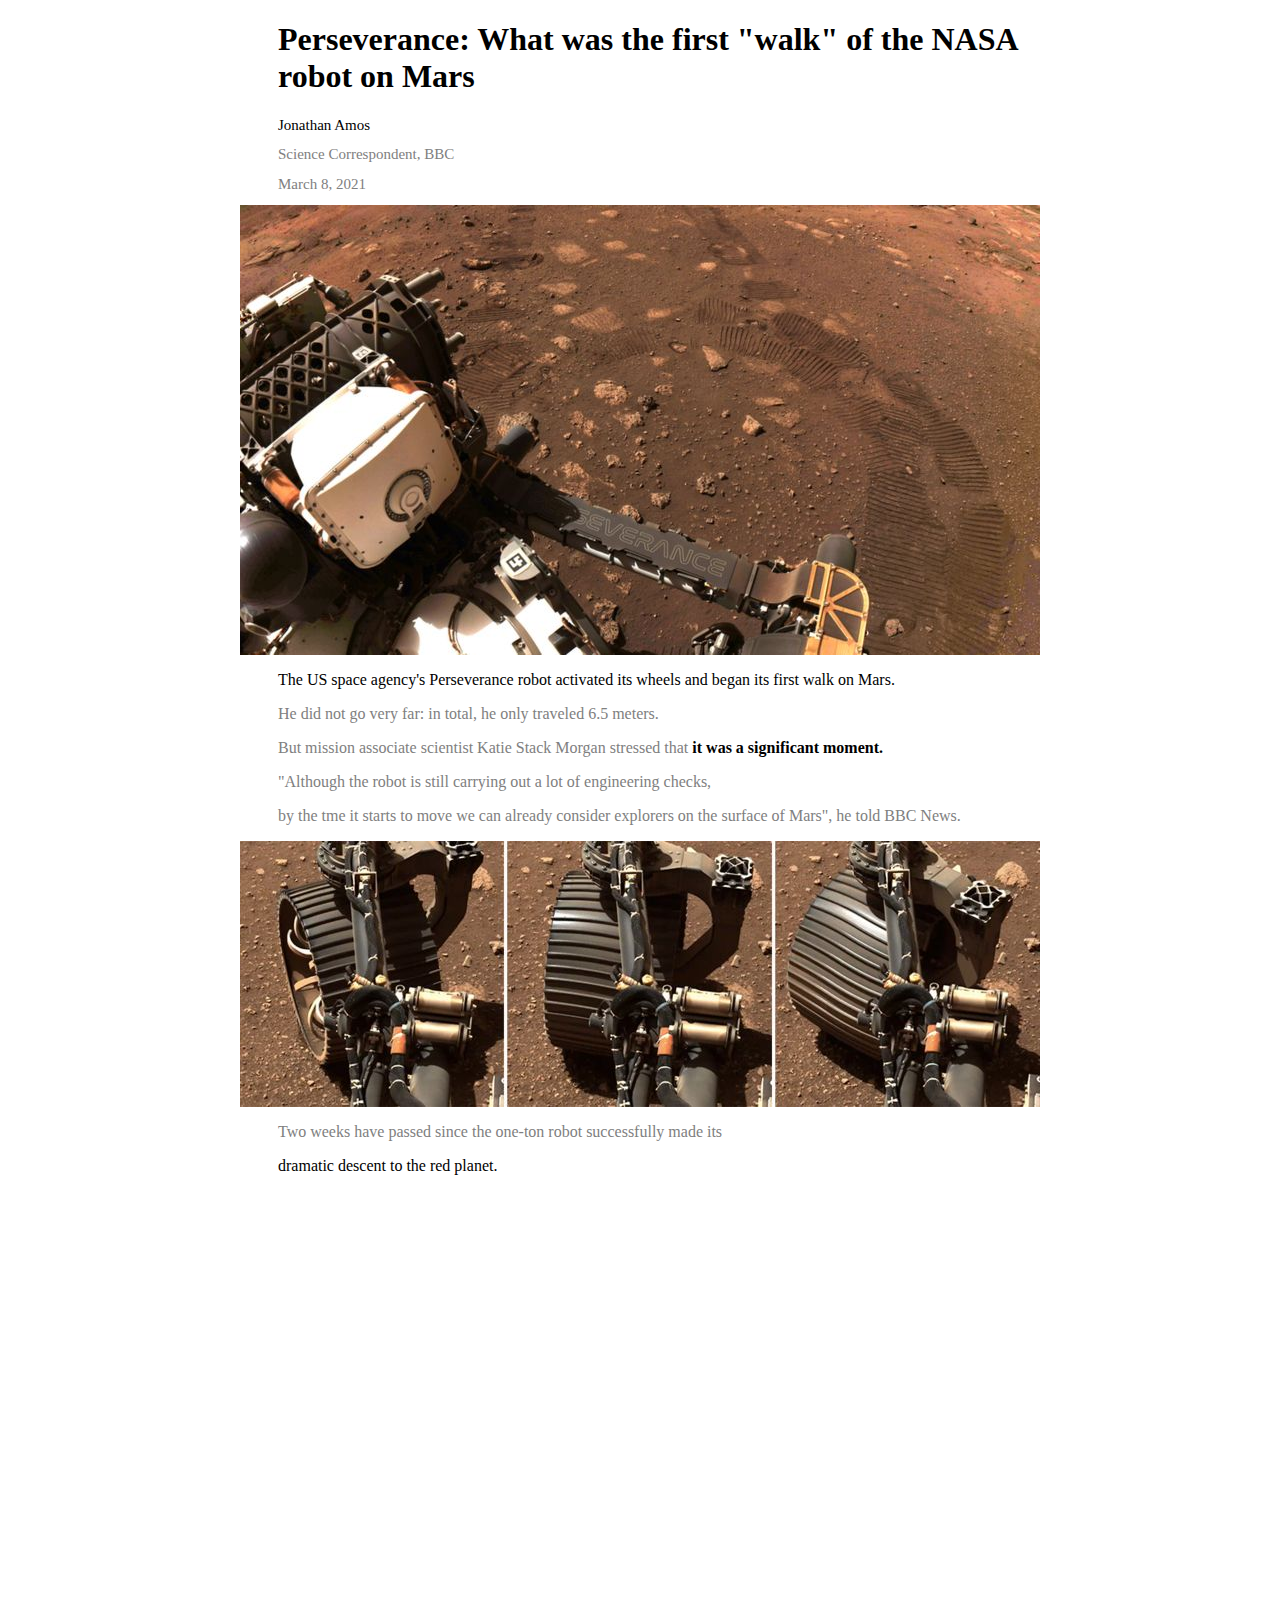
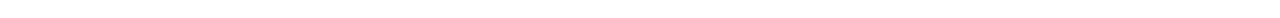
<file: index.html>
<!DOCTYPE html>
<html lang="en">
  <head>
    <meta charset="UTF-8" />
    <meta http-equiv="X-UA-Compatible" content="IE=edge" />
    <meta name="viewport" content="width=device-width, initial-scale=1.0" />
    <link rel="stylesheet" href="./styles/style.css">
    <title>BBC NEWS Perseverance</title>
  </head>

  <body>
    <div id="header-container">
      <h1>Perseverance: What was the first "walk" of the NASA robot on Mars</h1>
      <h2 id="name-h2">Jonathan Amos</h2>
      <h2>Science Correspondent, BBC</h2>
      <h2>March 8, 2021</h2>
    </div>
    <div class="img-container">
      <img src="./assets/mars-robot.png" alt="MARS ROBOT" />
    </div>
    <div id="first-p-container">
      <p id="subtitle-container">
        The US space agency's Perseverance robot activated its wheels and began
        its first walk on Mars.
      </p>
      <p>
        He did not go very far: in total, he only traveled 6.5 meters.
      </p>
      <p>
        But mission associate scientist Katie Stack Morgan stressed that 
        <strong id="important-part-of-p">
          it was a significant moment.
        </strong>
      </p>
      <p>
        "Although the robot is still carrying out a lot of engineering checks,
      </p>
      <p>
        by the tme it starts to move we can already consider explorers on the
        surface of Mars", he told BBC News.
      </p>
    </div>
    <div class="img-container">
      <img src="./assets/robot-wheels.jpg" alt="ROBOT WHEELS" />
    </div>
    <div id="second-p-container">
      <p>Two weeks have passed since the one-ton robot successfully made its</p>
      <p id="important-part-of-second-p">dramatic descent to the red planet.</p>
    </div>
    <div id="video-container">
      <iframe
        width="550"
        height="415"
        src="https://www.youtube.com/embed/y8rY5037L7M"
        frameborder="0"
        allowfullscreen
      >
      </iframe>
    </div>
  </body>
</html>
</file>
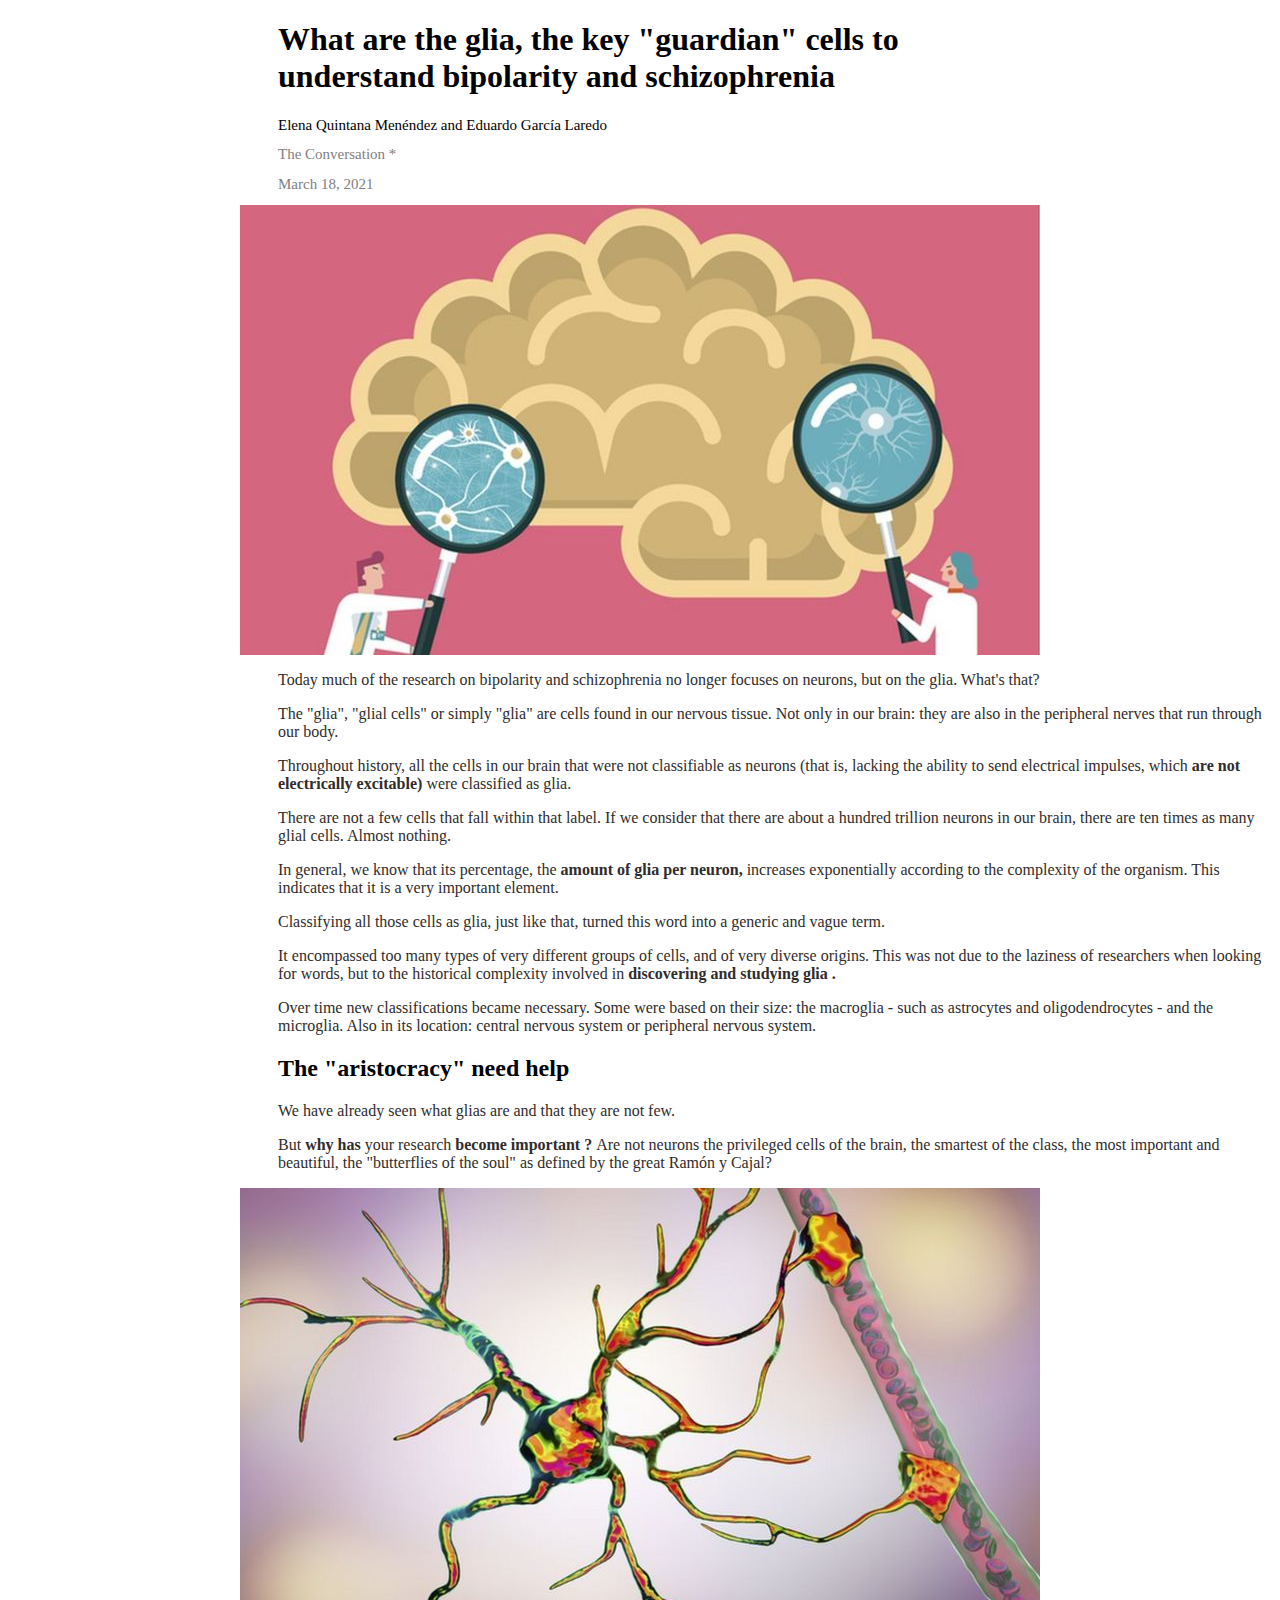
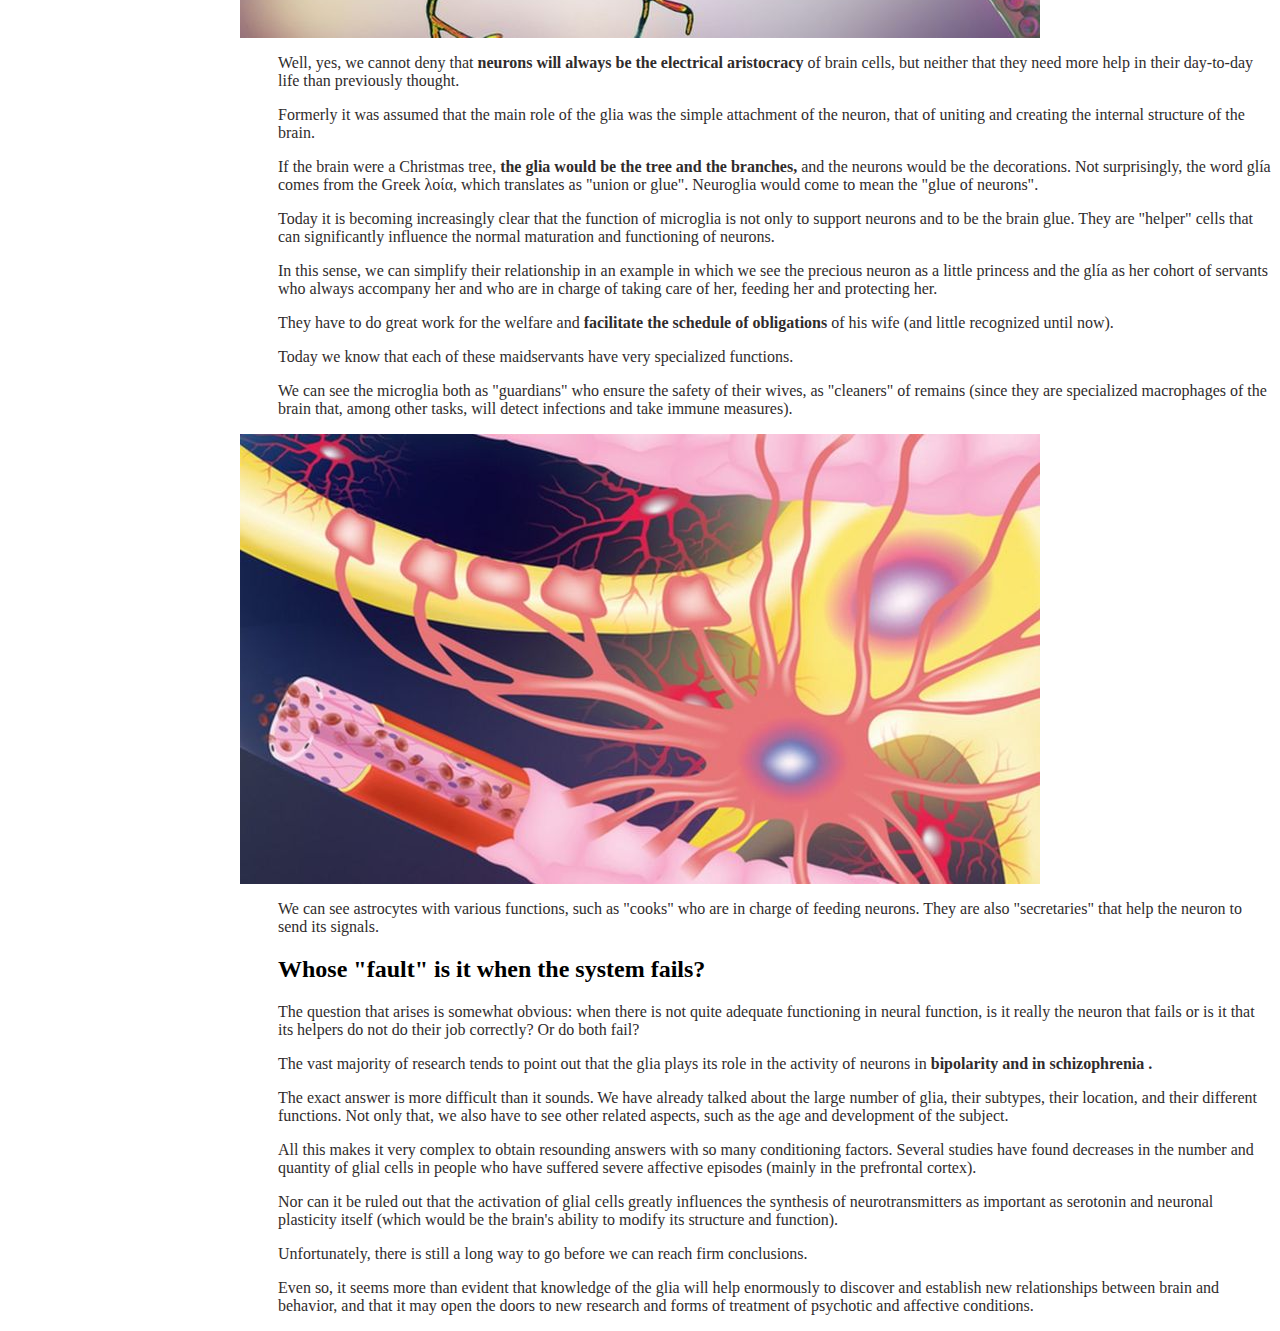
<file: index2.html>
<!DOCTYPE html>
<html lang="en">
<head>
    <meta charset="UTF-8">
    <meta http-equiv="X-UA-Compatible" content="IE=edge">
    <meta name="viewport" content="width=device-width, initial-scale=1.0">
    <link rel="stylesheet" href="./styles/styles2.css">
    <title>BBC News What are glias?</title>
</head>
<body>
    <div id="header-container">
        <h1> What are the glia, the key "guardian" cells to understand bipolarity and schizophrenia</h1>
        <h2 id="name-h2"> Elena Quintana Menéndez and Eduardo García Laredo</h2>
        <h2> The Conversation *</h2>
        <h2> March 18, 2021</h2>
    </div>
    <div class="img-container">
        <img src="./assets/brain.jpg" alt="BRAIN" />
    </div>
    <div id="first-p-container">
        <p id="subtitle-container">
            Today much of the research on bipolarity and schizophrenia no longer focuses
            on neurons, but on the glia. What's that?
        </p>
        <p>
            The "glia", "glial cells" or simply "glia" are cells found in our nervous tissue. Not
            only in our brain: they are also in the peripheral nerves that run through our body.
        </p>
        <p>
            Throughout history, all the cells in our brain that were not classifiable as neurons 
            (that is, lacking the ability to send electrical impulses, which 
            <strong id="important-part-of-p">
                are not electrically excitable) 
            </strong>
            were classified as glia.
        </p>
        <p>
            There are not a few cells that fall within that label. If we consider that there are
            about a hundred trillion neurons in our brain, there are ten times as many glial
            cells. Almost nothing.
        </p>
        <p>
            In general, we know that its percentage, the 
            <strong>
                amount of glia per neuron, 
            </strong>
                increases exponentially according to the complexity of the organism. This indicates that it is
            a very important element.
        </p>
        <p>
            Classifying all those cells as glia, just like that, turned this word into a generic and 
            vague term.
        </p>
        <p>
            It encompassed too many types of very different groups of cells, and of very 
            diverse origins. This was not due to the laziness of researchers when looking for 
            words, but to the historical complexity involved in 
            <strong>
                discovering and studying glia .
            </strong>    
        </p>
        <p> 
            Over time new classifications became necessary. Some were based on their size: 
            the macroglia - such as astrocytes and oligodendrocytes - and the microglia. Also 
            in its location: central nervous system or peripheral nervous system.
        </p>
        <h2>
            The "aristocracy" need help
        </h2>
        <p>
            We have already seen what glias are and that they are not few.
        </p>
        <p>
            But 
            <strong>
                why has
            </strong> 
            your research 
            <strong>
                become important ? 
            </strong>    
            Are not neurons the privileged 
            cells of the brain, the smartest of the class, the most important and beautiful, the 
            "butterflies of the soul" as defined by the great Ramón y Cajal?
        </p>
    </div>
    <div class="img-container">
        <img src="./assets/neuron.jpg" alt="NEURON" />
    </div>
    <div id="second-p-container">
        <p>
            Well, yes, we cannot deny that 
            <strong>
                neurons will always be the electrical aristocracy 
            </strong>
            of brain cells, but neither that they need more help in their day-to-day life than 
            previously thought.
        </p>
        <p>
            Formerly it was assumed that the main role of the glia was the simple attachment 
            of the neuron, that of uniting and creating the internal structure of the brain.
        </p>
        <p>
            If the brain were a Christmas tree, 
            <strong>
                the glia would be the tree and the branches, 
            </strong>
            and the neurons would be the decorations. Not surprisingly, the word glía comes 
            from the Greek λοία, which translates as "union or glue". Neuroglia would come to 
            mean the "glue of neurons".
        </p>
        <p>
            Today it is becoming increasingly clear that the function of microglia is not only to 
            support neurons and to be the brain glue. They are "helper" cells that can 
            significantly influence the normal maturation and functioning of neurons.
        </p>
        <p>
            In this sense, we can simplify their relationship in an example in which we see the 
            precious neuron as a little princess and the glía as her cohort of servants who 
            always accompany her and who are in charge of taking care of her, feeding her 
            and protecting her.
        </p>
        <p>
            They have to do great work for the welfare and 
            <strong>
                facilitate the schedule of obligations 
            </strong>
            of his wife (and little recognized until now).
        </p>
        <p>
            Today we know that each of these maidservants have very specialized functions.
        </p>
        <p>
            We can see the microglia both as "guardians" who ensure the safety of their wives, 
            as "cleaners" of remains (since they are specialized macrophages of the brain that, 
            among other tasks, will detect infections and take immune measures).
        </p>
    </div>
    <div class="img-container">
        <img src="./assets/synapse.jpg" alt="SYNAPSE" />
    </div>
    <div id="third-p-container">
        <p>
            We can see astrocytes with various functions, such as "cooks" who are in charge of 
            feeding neurons. They are also "secretaries" that help the neuron to send its signals.
        </p>
        <h2>
            Whose "fault" is it when the system fails?
        </h2>
        <p>
            The question that arises is somewhat obvious: when there is not quite adequate functioning 
            in neural function, is it really the neuron that fails or is it that its helpers do not do 
            their job correctly? Or do both fail?
        </p>
        <p>
            The vast majority of research tends to point out that the glia plays its role in the 
            activity of neurons in 
            <strong>
                bipolarity and in schizophrenia .
            </strong>
        </p>
        <p>
            The exact answer is more difficult than it sounds. We have already talked about 
            the large number of glia, their subtypes, their location, and their different functions. 
            Not only that, we also have to see other related aspects, such as the 
            age and development of the subject.
        </p>
        <p>
            All this makes it very complex to obtain resounding answers with so many conditioning factors. 
            Several studies have found decreases in the number and quantity of glial cells in people who have 
            suffered severe affective episodes (mainly in the prefrontal cortex).
        </p>
        <p>
            Nor can it be ruled out that the activation of glial cells greatly influences the synthesis of 
            neurotransmitters as important as serotonin and neuronal plasticity itself 
            (which would be the brain's ability to modify its structure and function).
        </p>
        <p>
            Unfortunately, there is still a long way to go before we can reach firm conclusions.
        </p>
        <p>
            Even so, it seems more than evident that knowledge of the glia will help enormously 
            to discover and establish new relationships between brain and behavior, and that it may 
            open the doors to new research and forms of treatment of psychotic and affective conditions.
        </p>
    </div>
</body>
</html>
</file>
<file: styles/style.css>
#header-container{
    width: 60%;
    margin-left: 270px;
}

#header-container h1{
    text-align: left;
    color:black;
}

#header-container #name-h2{
    color: black;
}

#header-container h2{
    font-size: 15px;
    font-weight: 100;
    color: gray;
}

.img-container img{
    display: block;
    margin: auto;
}

#first-p-container p{
    margin-left: 270px;
    color: gray;
}

#important-part-of-p{
    color: black;
}

#first-p-container #subtitle-container{
    color: black;
}

#second-p-container{
    margin-left: 270px;
    color: gray;
}

#important-part-of-second-p{
    color: black;
}

#video-container{
    margin-left: 270px;
}
</file>
<file: styles/styles2.css>
#header-container{
    width: 60%;
    margin-left: 270px;
}

#header-container h1{
    text-align: left;
    color:black;
}

#header-container #name-h2{
    color: black;
}

#header-container h2{
    font-size: 15px;
    font-weight: 100;
    color: gray;
}

.img-container img{
    display: block;
    margin: auto;
}

#first-p-container p{
    margin-left: 270px;
    color: rgb(48, 44, 44);
}

#first-p-container h2{
    margin-left: 270px;
    color: black;
}

#second-p-container{
    margin-left: 270px;
    color: rgb(48, 44, 44);
}

#third-p-container{
    margin-left: 270px;
    color: rgb(48, 44, 44);
}

#third-p-container h2{
    color: black;
}
</file>
